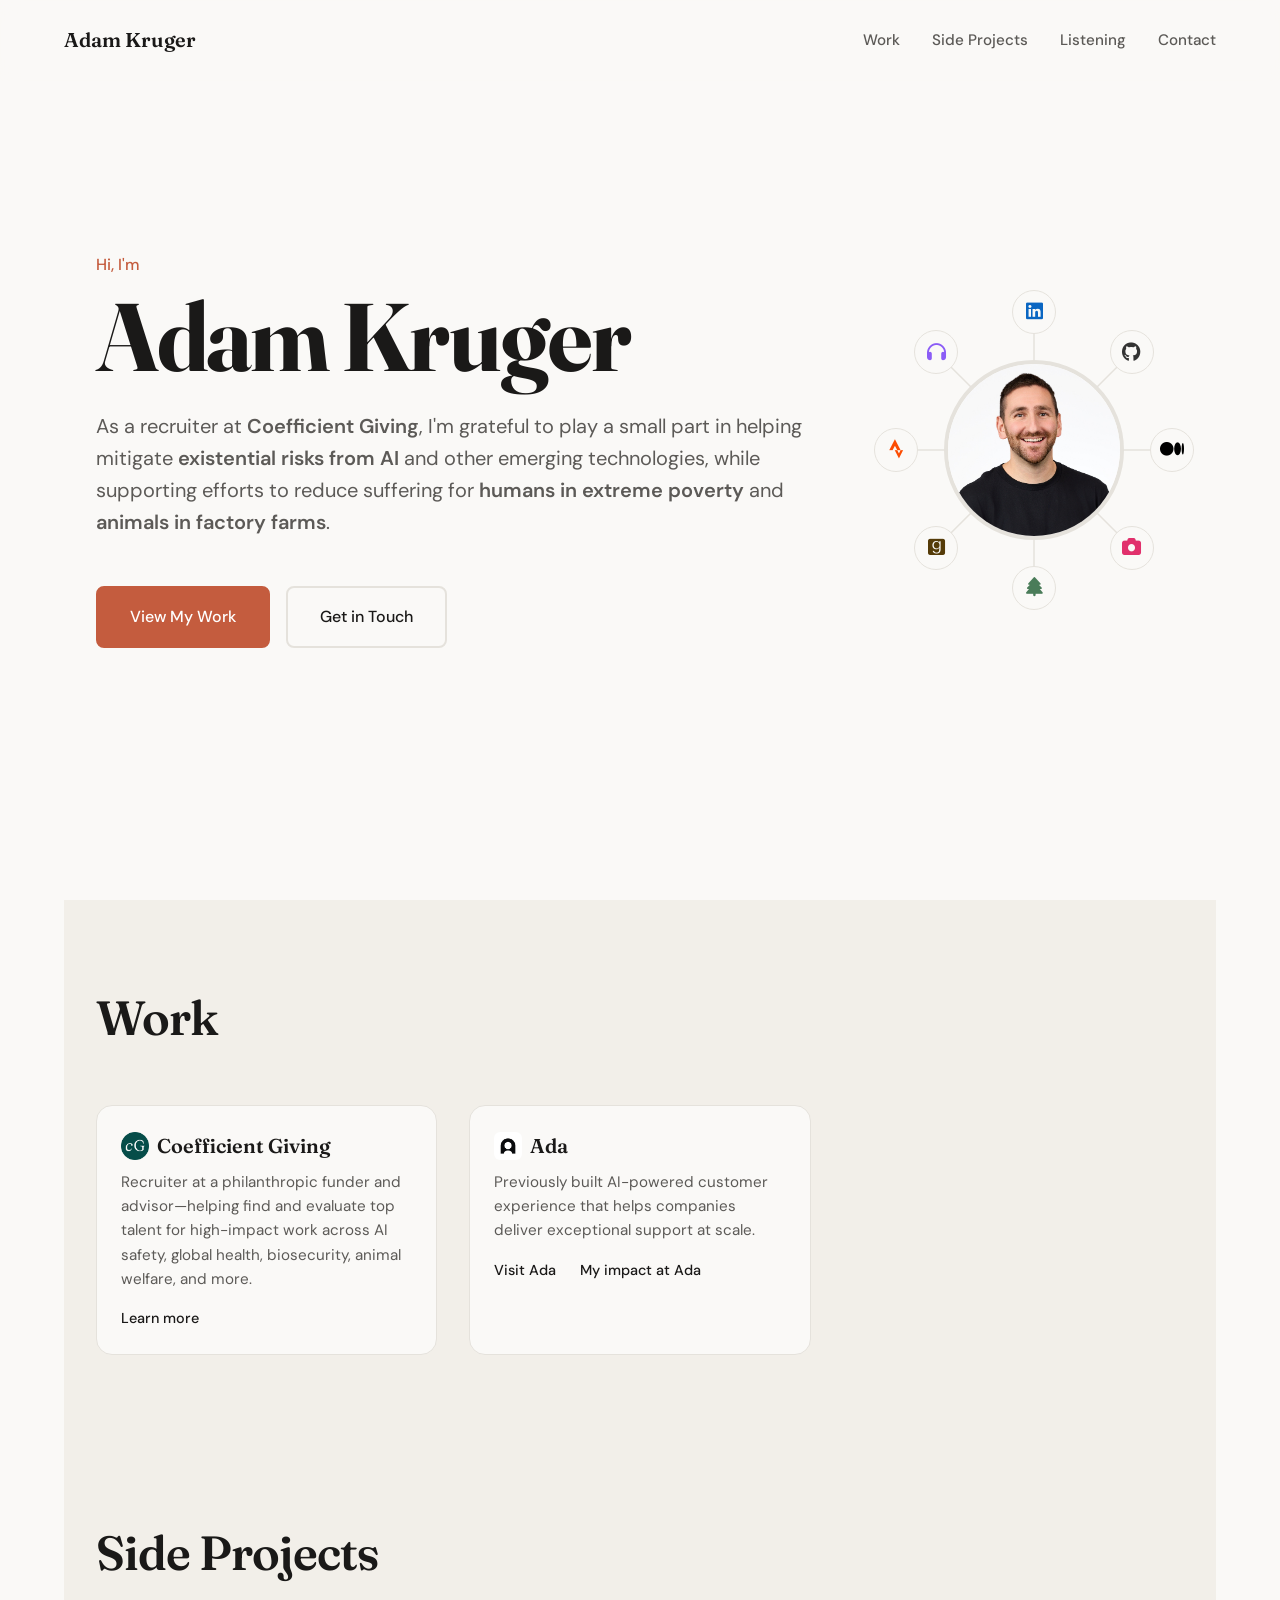
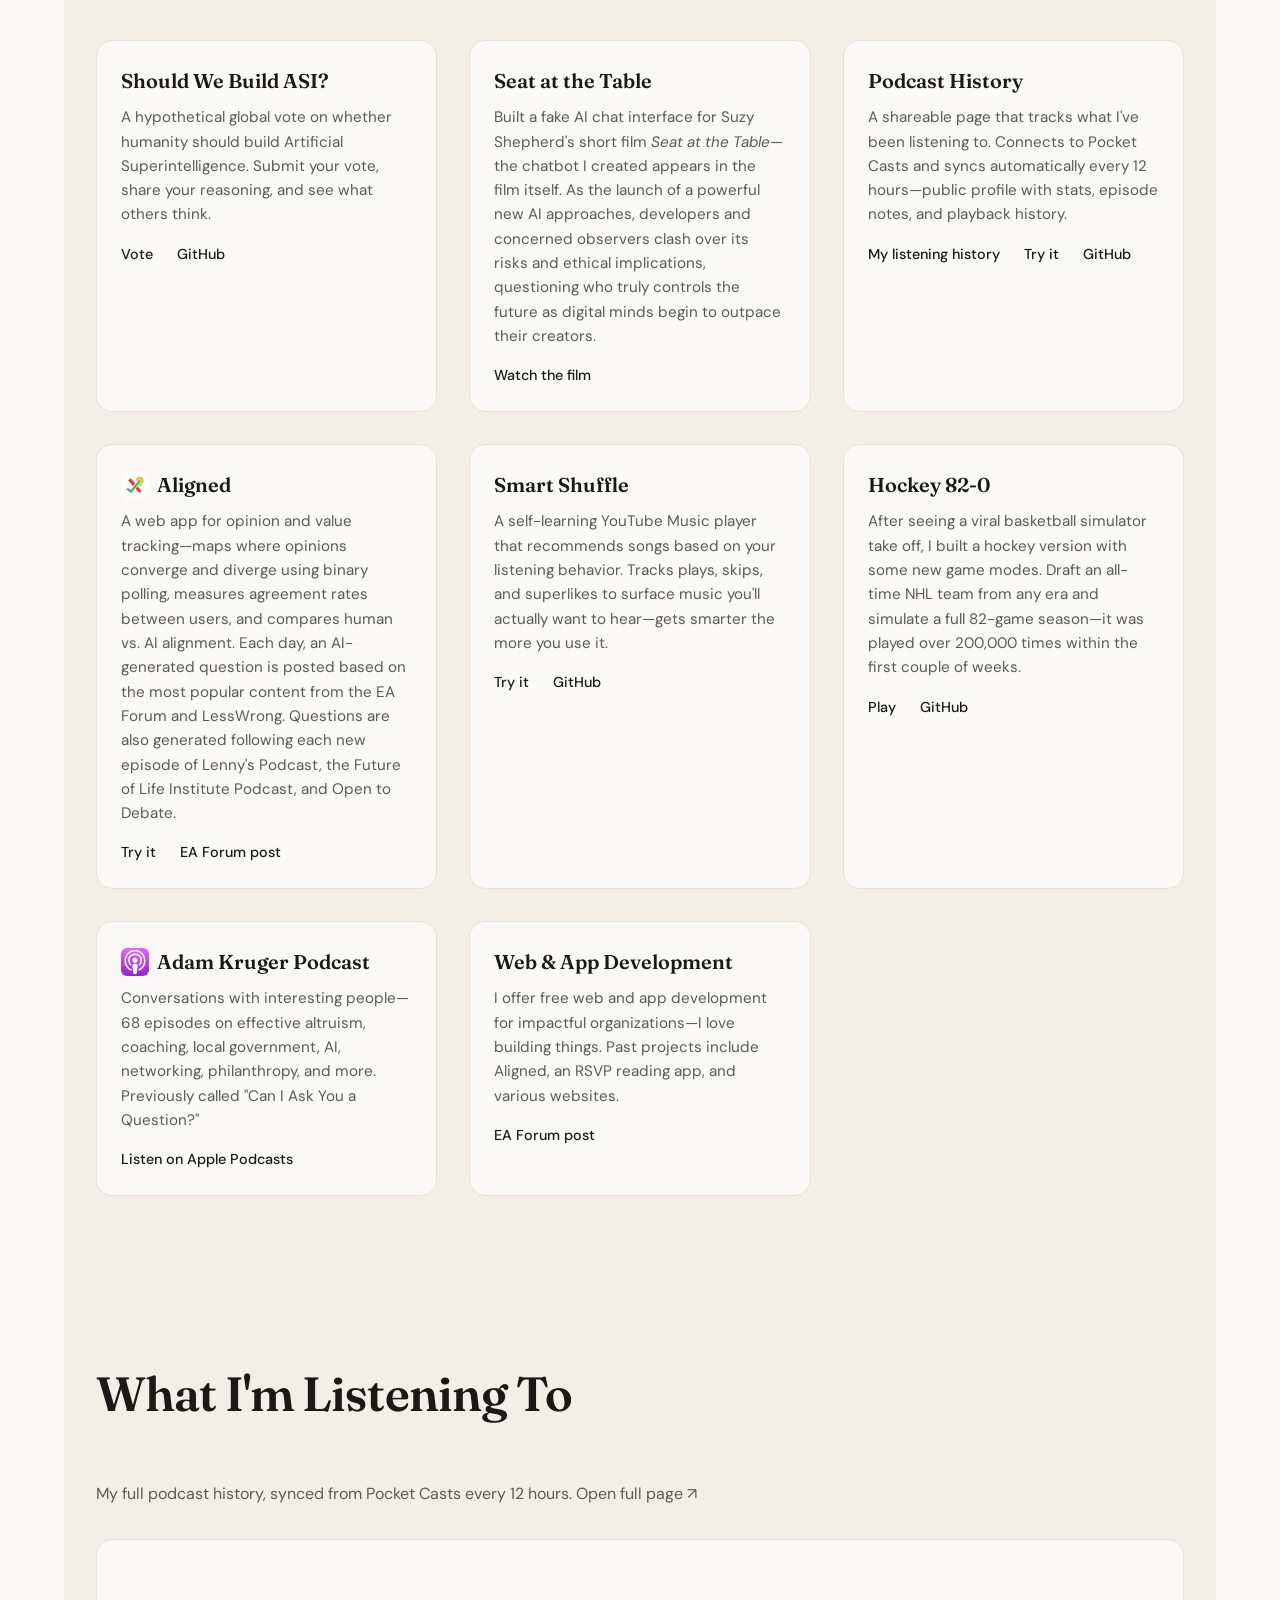
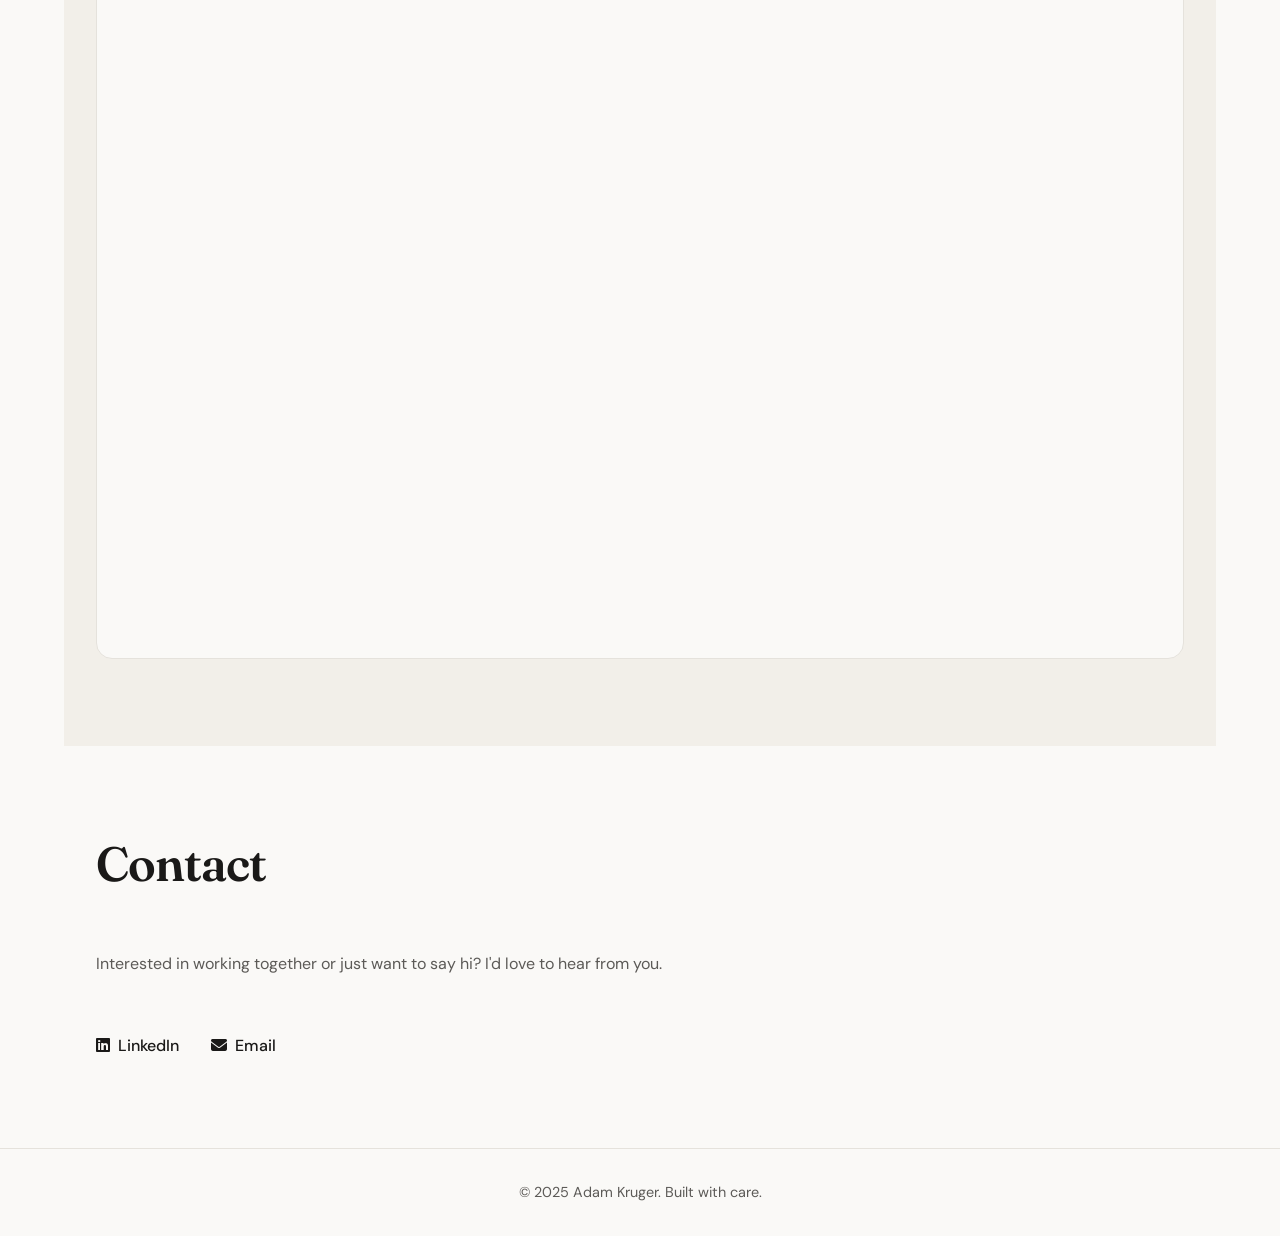
<file: index.html>
<!DOCTYPE html>
<html lang="en">
<head>
  <meta charset="UTF-8">
  <meta name="viewport" content="width=device-width, initial-scale=1.0">
  <title>Adam Kruger | Portfolio</title>
  <meta name="description" content="Adam Kruger — Recruiter at Coefficient Giving, focused on AI safety, global health, and high-impact work. Personal portfolio and side projects.">
  <link rel="canonical" href="https://adamkruger.vercel.app/">
  <meta property="og:title" content="Adam Kruger | Portfolio">
  <meta property="og:description" content="Adam Kruger — Recruiter at Coefficient Giving, focused on AI safety, global health, and high-impact work. Personal portfolio and side projects.">
  <meta property="og:url" content="https://adamkruger.vercel.app/">
  <meta property="og:type" content="website">
  <link rel="preconnect" href="https://fonts.googleapis.com">
  <link rel="preconnect" href="https://fonts.gstatic.com" crossorigin>
  <link href="https://fonts.googleapis.com/css2?family=DM+Sans:ital,opsz,wght@0,9..40,400;0,9..40,500;0,9..40,600;0,9..40,700;1,9..40,400&family=Fraunces:ital,opsz,wght@0,9..144,400;0,9..144,600;0,9..144,700;1,9..144,400&display=swap" rel="stylesheet">
  <link rel="stylesheet" href="https://cdnjs.cloudflare.com/ajax/libs/font-awesome/6.5.1/css/all.min.css" integrity="sha512-DTOQO9RWCH3ppGqcWaEA1BIZOC6xxalwEsw9c2QQeAIftl+Vegovlnee1c9QX4TctnWMn13TZye+giMm8e2LwA==" crossorigin="anonymous" referrerpolicy="no-referrer" />
  <link rel="stylesheet" href="styles.css">
</head>
<body>
  <header class="header">
    <nav class="nav">
      <a href="#" class="logo">Adam Kruger</a>
      <button class="nav-toggle" aria-label="Toggle menu">
        <span></span>
        <span></span>
        <span></span>
      </button>
      <ul class="nav-links">
        <li><a href="#projects">Work</a></li>
        <li><a href="#side-projects">Side Projects</a></li>
        <li><a href="#podcast-history">Listening</a></li>
        <li><a href="#contact">Contact</a></li>
      </ul>
    </nav>
  </header>

  <main>
    <section class="hero">
      <div class="hero-layout">
        <div class="hero-content">
      <p class="hero-tagline">Hi, I'm</p>
      <h1 class="hero-title">Adam Kruger</h1>
      <p class="hero-subtitle">
        As a recruiter at <a href="https://coefficientgiving.org/about-us/" target="_blank" rel="noopener">Coefficient Giving</a>, I'm grateful to play a small part in helping mitigate <a href="https://en.wikipedia.org/wiki/Existential_risk_from_artificial_intelligence" target="_blank" rel="noopener">existential risks from AI</a> and other emerging technologies, while supporting efforts to reduce suffering for <a href="https://ourworldindata.org/poverty" target="_blank" rel="noopener">humans in extreme poverty</a> and <a href="https://youtu.be/LQRAfJyEsko?si=CGICGadyTR3kEMxZ&t=47" target="_blank" rel="noopener">animals in factory farms</a>.
      </p>
      <div class="hero-cta">
        <a href="#projects" class="btn btn-primary">View My Work</a>
        <a href="#contact" class="btn btn-secondary">Get in Touch</a>
      </div>
        </div>
        <div class="hero-avatar">
          <div class="constellation">
            <svg class="constellation-lines" aria-hidden="true"></svg>
            <div class="constellation-center">
              <img src="images/profile.jpg" alt="Adam Kruger" onerror="this.onerror=null; this.src='https://github.com/kruger-adam.png';" />
            </div>
            <a href="https://www.linkedin.com/in/krugeradam" target="_blank" rel="noopener" class="constellation-node" data-index="0" title="LinkedIn"><i class="fa-brands fa-linkedin"></i></a>
            <a href="https://github.com/kruger-adam" target="_blank" rel="noopener" class="constellation-node" data-index="1" title="GitHub"><i class="fa-brands fa-github"></i></a>
            <a href="https://medium.com/@adamkruger" target="_blank" rel="noopener" class="constellation-node" data-index="2" title="Blog"><i class="fa-brands fa-medium"></i></a>
            <a href="https://photos.app.goo.gl/TfkZuzR22tXsoaxYA" target="_blank" rel="noopener" class="constellation-node" data-index="3" title="Photography"><i class="fa-solid fa-camera"></i></a>
            <a href="https://photos.app.goo.gl/yGhnJVUBrT7P74hX9" target="_blank" rel="noopener" class="constellation-node" data-index="4" title="Barkscapes"><i class="fa-solid fa-tree"></i></a>
            <a href="https://www.goodreads.com/user/show/62753252-adam-kruger" target="_blank" rel="noopener" class="constellation-node" data-index="5" title="Goodreads"><i class="fa-brands fa-goodreads"></i></a>
            <a href="https://www.strava.com/athletes/25916150" target="_blank" rel="noopener" class="constellation-node" data-index="6" title="Strava"><i class="fa-brands fa-strava"></i></a>
            <a href="https://podcast-history-app.vercel.app/u/adamkruger" target="_blank" rel="noopener" class="constellation-node" data-index="7" title="Podcast History"><i class="fa-solid fa-headphones"></i></a>
          </div>
        </div>
      </div>
    </section>

    <section id="projects" class="section projects">
      <h2 class="section-title">Work</h2>
      <div class="projects-grid">
        <article class="project-card">
          <div class="project-info">
            <div class="project-header">
              <img class="project-logo" src="images/logos/coefficientgiving.png" alt="Coefficient Giving" onerror="this.style.display='none'" />
              <h3>Coefficient Giving</h3>
            </div>
            <p>Recruiter at a philanthropic funder and advisor—helping find and evaluate top talent for high-impact work across AI safety, global health, biosecurity, animal welfare, and more.</p>
            <div class="project-links">
              <a href="https://coefficientgiving.org" target="_blank" rel="noopener">Learn more</a>
            </div>
          </div>
        </article>
        <article class="project-card">
          <div class="project-info">
            <div class="project-header">
              <img class="project-logo" src="images/logos/ada.jpeg" alt="Ada" onerror="this.style.display='none'" />
              <h3>Ada</h3>
            </div>
            <p>Previously built AI-powered customer experience that helps companies deliver exceptional support at scale.</p>
            <div class="project-links">
              <a href="https://ada.cx" target="_blank" rel="noopener">Visit Ada</a>
              <a href="https://adam-at-ada.netlify.app/" target="_blank" rel="noopener">My impact at Ada</a>
            </div>
          </div>
        </article>
      </div>
    </section>

    <section id="side-projects" class="section projects">
      <h2 class="section-title">Side Projects</h2>
      <div class="projects-grid">
        <article class="project-card">
          <div class="project-info">
            <div class="project-header">
              <h3>Should We Build ASI?</h3>
            </div>
            <p>A hypothetical global vote on whether humanity should build Artificial Superintelligence. Submit your vote, share your reasoning, and see what others think.</p>
            <div class="project-links">
              <a href="https://kruger-adam.github.io/should-we-build-asi/" target="_blank" rel="noopener">Vote</a>
              <a href="https://github.com/kruger-adam/should-we-build-asi" target="_blank" rel="noopener">GitHub</a>
            </div>
          </div>
        </article>
        <article class="project-card">
          <div class="project-info">
            <div class="project-header">
              <h3>Seat at the Table</h3>
            </div>
            <p>Built a fake AI chat interface for Suzy Shepherd's short film <em>Seat at the Table</em>—the chatbot I created appears in the film itself. As the launch of a powerful new AI approaches, developers and concerned observers clash over its risks and ethical implications, questioning who truly controls the future as digital minds begin to outpace their creators.</p>
            <div class="project-links">
              <a href="https://www.youtube.com/watch?v=qHpnWiBHHaU" target="_blank" rel="noopener">Watch the film</a>
            </div>
          </div>
        </article>
        <article class="project-card">
          <div class="project-info">
            <div class="project-header">
              <h3>Podcast History</h3>
            </div>
            <p>A shareable page that tracks what I've been listening to. Connects to Pocket Casts and syncs automatically every 12 hours—public profile with stats, episode notes, and playback history.</p>
            <div class="project-links">
              <a href="https://podcast-history-app.vercel.app/u/adamkruger" target="_blank" rel="noopener">My listening history</a>
              <a href="https://podcast-history-app.vercel.app" target="_blank" rel="noopener">Try it</a>
              <a href="https://github.com/kruger-adam/podcast-history-app" target="_blank" rel="noopener">GitHub</a>
            </div>
          </div>
        </article>
        <article class="project-card">
          <div class="project-info">
            <div class="project-header">
              <img class="project-logo" src="images/logos/aligned.png" alt="Aligned" onerror="this.style.display='none'" />
              <h3>Aligned</h3>
            </div>
            <p>A web app for opinion and value tracking—maps where opinions converge and diverge using binary polling, measures agreement rates between users, and compares human vs. AI alignment. Each day, an AI-generated question is posted based on the most popular content from the EA Forum and LessWrong. Questions are also generated following each new episode of Lenny's Podcast, the Future of Life Institute Podcast, and Open to Debate.</p>
            <div class="project-links">
              <a href="https://thealignedapp.com" target="_blank" rel="noopener">Try it</a>
              <a href="https://forum.effectivealtruism.org/posts/Rb4HmkapRtDtFWNyj/seeking-feedback-a-tool-for-opinion-value-tracking-and" target="_blank" rel="noopener">EA Forum post</a>
            </div>
          </div>
        </article>
        <article class="project-card">
          <div class="project-info">
            <div class="project-header">
              <h3>Smart Shuffle</h3>
            </div>
            <p>A self-learning YouTube Music player that recommends songs based on your listening behavior. Tracks plays, skips, and superlikes to surface music you'll actually want to hear—gets smarter the more you use it.</p>
            <div class="project-links">
              <a href="https://smart-shuffle.vercel.app" target="_blank" rel="noopener">Try it</a>
              <a href="https://github.com/kruger-adam/music-recommender" target="_blank" rel="noopener">GitHub</a>
            </div>
          </div>
        </article>
        <article class="project-card">
          <div class="project-info">
            <div class="project-header">
              <h3>Hockey 82-0</h3>
            </div>
            <p>After seeing a viral basketball simulator take off, I built a hockey version with some new game modes. Draft an all-time NHL team from any era and simulate a full 82-game season—it was played over 200,000 times within the first couple of weeks.</p>
            <div class="project-links">
              <a href="https://82and0hockey.com" target="_blank" rel="noopener">Play</a>
              <a href="https://github.com/kruger-adam/hockey-82-0" target="_blank" rel="noopener">GitHub</a>
            </div>
          </div>
        </article>
        <article class="project-card">
          <div class="project-info">
            <div class="project-header">
              <img class="project-logo" src="images/logos/podcast.png" alt="Adam Kruger Podcast" onerror="this.style.display='none'" />
              <h3>Adam Kruger Podcast</h3>
            </div>
            <p>Conversations with interesting people—68 episodes on effective altruism, coaching, local government, AI, networking, philanthropy, and more. Previously called "Can I Ask You a Question?"</p>
            <div class="project-links">
              <a href="https://podcasts.apple.com/us/podcast/adam-kruger-podcast/id1472368113" target="_blank" rel="noopener">Listen on Apple Podcasts</a>
            </div>
          </div>
        </article>
        <article class="project-card">
          <div class="project-info">
            <div class="project-header">
              <h3>Web &amp; App Development</h3>
            </div>
            <p>I offer free web and app development for impactful organizations—I love building things. Past projects include Aligned, an RSVP reading app, and various websites.</p>
            <div class="project-links">
              <a href="https://forum.effectivealtruism.org/posts/HuteREmRrk8JBm3N8/are-there-any-orgs-interested-in-free-web-app-development" target="_blank" rel="noopener">EA Forum post</a>
            </div>
          </div>
        </article>
      </div>
    </section>

    <section id="podcast-history" class="section podcast-history">
      <h2 class="section-title">What I'm Listening To</h2>
      <p class="podcast-history-intro">My full podcast history, synced from Pocket Casts every 12 hours. <a href="https://podcast-history-app.vercel.app/u/adamkruger" target="_blank" rel="noopener">Open full page ↗</a></p>
      <iframe
        src="https://podcast-history-app.vercel.app/u/adamkruger"
        class="podcast-history-frame"
        title="Adam Kruger's Podcast History"
        loading="lazy"
      ></iframe>
    </section>

    <section id="contact" class="section contact">
      <h2 class="section-title">Contact</h2>
      <p class="contact-intro">
        Interested in working together or just want to say hi? I'd love to hear from you.
      </p>
      <div class="contact-links contact-links-desktop">
        <a href="https://www.linkedin.com/in/krugeradam" target="_blank" rel="noopener" class="contact-link"><i class="fa-brands fa-linkedin"></i> LinkedIn</a>
        <a href="mailto:adamkruger94@gmail.com" class="contact-link"><i class="fa-solid fa-envelope"></i> Email</a>
      </div>
      <div class="contact-links contact-links-mobile">
        <a href="https://www.linkedin.com/in/krugeradam" target="_blank" rel="noopener" class="contact-link"><i class="fa-brands fa-linkedin"></i> LinkedIn</a>
        <a href="mailto:adamkruger94@gmail.com" class="contact-link"><i class="fa-solid fa-envelope"></i> Email</a>
        <a href="https://github.com/kruger-adam" target="_blank" rel="noopener" class="contact-link"><i class="fa-brands fa-github"></i> GitHub</a>
        <a href="https://medium.com/@adamkruger" target="_blank" rel="noopener" class="contact-link"><i class="fa-brands fa-medium"></i> Blog</a>
        <a href="https://photos.app.goo.gl/TfkZuzR22tXsoaxYA" target="_blank" rel="noopener" class="contact-link"><i class="fa-solid fa-camera"></i> Photography</a>
        <a href="https://photos.app.goo.gl/yGhnJVUBrT7P74hX9" target="_blank" rel="noopener" class="contact-link"><i class="fa-solid fa-tree"></i> Barkscapes</a>
        <a href="https://www.goodreads.com/user/show/62753252-adam-kruger" target="_blank" rel="noopener" class="contact-link"><i class="fa-brands fa-goodreads"></i> Goodreads</a>
        <a href="https://www.strava.com/athletes/25916150" target="_blank" rel="noopener" class="contact-link"><i class="fa-brands fa-strava"></i> Strava</a>
      </div>
    </section>
  </main>

  <footer class="footer">
    <p>© 2025 Adam Kruger. Built with care.</p>
  </footer>

  <script src="script.js"></script>
</body>
</html>
</file>
<file: styles.css>
/* ===== Variables ===== */
:root {
  --color-bg: #faf9f7;
  --color-bg-alt: #f2efe9;
  --color-text: #1a1918;
  --color-text-muted: #5c5a57;
  --color-accent: #c45c3e;
  --color-accent-hover: #a84d33;
  --color-border: #e5e2dc;
  --font-heading: 'Fraunces', Georgia, serif;
  --font-body: 'DM Sans', system-ui, sans-serif;
  --space-xs: 0.25rem;
  --space-sm: 0.5rem;
  --space-md: 1rem;
  --space-lg: 1.5rem;
  --space-xl: 2rem;
  --space-2xl: 3rem;
  --space-3xl: 5rem;
  --radius: 0.5rem;
  --radius-lg: 1rem;
  --transition: 0.2s ease;
}

/* ===== Reset & Base ===== */
*, *::before, *::after {
  box-sizing: border-box;
  margin: 0;
  padding: 0;
}

html {
  scroll-behavior: smooth;
}

body {
  font-family: var(--font-body);
  font-size: 1rem;
  line-height: 1.6;
  color: var(--color-text);
  background-color: var(--color-bg);
  -webkit-font-smoothing: antialiased;
}

a {
  color: inherit;
  text-decoration: none;
  transition: color var(--transition);
}

a:hover {
  color: var(--color-accent);
}

img {
  max-width: 100%;
  height: auto;
  display: block;
}

/* ===== Header & Nav ===== */
.header {
  position: fixed;
  top: 0;
  left: 0;
  right: 0;
  z-index: 100;
  padding: var(--space-lg) var(--space-xl);
  background: rgba(250, 249, 247, 0.9);
  backdrop-filter: blur(10px);
  border-bottom: 1px solid transparent;
  transition: border-color var(--transition), box-shadow var(--transition);
}

.header.scrolled {
  border-color: var(--color-border);
  box-shadow: 0 1px 3px rgba(0, 0, 0, 0.05);
}

.nav {
  max-width: 72rem;
  margin: 0 auto;
  display: flex;
  align-items: center;
  justify-content: space-between;
}

.logo {
  font-family: var(--font-heading);
  font-weight: 600;
  font-size: 1.25rem;
}

.nav-links {
  display: flex;
  gap: var(--space-xl);
  list-style: none;
}

.nav-links a {
  font-size: 0.95rem;
  font-weight: 500;
  color: var(--color-text-muted);
}

.nav-links a:hover {
  color: var(--color-text);
}

.nav-toggle {
  display: none;
  flex-direction: column;
  gap: 6px;
  background: none;
  border: none;
  cursor: pointer;
  padding: var(--space-sm);
}

.nav-toggle span {
  width: 24px;
  height: 2px;
  background: var(--color-text);
  transition: var(--transition);
}

/* ===== Hero ===== */
.hero {
  min-height: 100vh;
  display: flex;
  flex-direction: column;
  justify-content: center;
  padding: var(--space-3xl) var(--space-xl);
  max-width: 72rem;
  margin: 0 auto;
}

.hero-layout {
  display: flex;
  align-items: center;
  gap: var(--space-3xl);
  flex-wrap: wrap;
}

.hero-content {
  flex: 1;
  min-width: 280px;
}

.hero-avatar {
  flex-shrink: 0;
}

.hero-tagline {
  font-size: 1rem;
  color: var(--color-accent);
  font-weight: 500;
  margin-bottom: var(--space-sm);
  opacity: 0;
  animation: fadeUp 0.6s ease forwards;
}

.hero-title {
  font-family: var(--font-heading);
  font-size: clamp(3rem, 10vw, 6rem);
  font-weight: 700;
  line-height: 1.05;
  letter-spacing: -0.02em;
  margin-bottom: var(--space-lg);
  opacity: 0;
  animation: fadeUp 0.6s ease 0.1s forwards;
}

.hero-subtitle {
  font-size: clamp(1rem, 2vw, 1.25rem);
  color: var(--color-text-muted);
  margin-bottom: var(--space-2xl);
  opacity: 0;
  animation: fadeUp 0.6s ease 0.2s forwards;
}

.hero-subtitle .highlight {
  color: var(--color-text);
  font-style: italic;
}

.hero-subtitle a {
  font-weight: 600;
}

.hero-cta {
  display: flex;
  gap: var(--space-md);
  flex-wrap: wrap;
  opacity: 0;
  animation: fadeUp 0.6s ease 0.3s forwards;
}

/* ===== Buttons ===== */
.btn {
  display: inline-block;
  padding: var(--space-md) var(--space-xl);
  font-family: var(--font-body);
  font-size: 1rem;
  font-weight: 500;
  border-radius: var(--radius);
  transition: all var(--transition);
}

.btn-primary {
  background: var(--color-accent);
  color: white;
  border: 2px solid var(--color-accent);
}

.btn-primary:hover {
  background: var(--color-accent-hover);
  border-color: var(--color-accent-hover);
  color: white;
}

.btn-secondary {
  background: transparent;
  color: var(--color-text);
  border: 2px solid var(--color-border);
}

.btn-secondary:hover {
  border-color: var(--color-text-muted);
  color: var(--color-text);
}

/* ===== Sections ===== */
.section {
  padding: var(--space-3xl) var(--space-xl);
  max-width: 72rem;
  margin: 0 auto;
}

.section-title {
  font-family: var(--font-heading);
  font-size: clamp(2rem, 4vw, 3rem);
  font-weight: 600;
  margin-bottom: var(--space-2xl);
  letter-spacing: -0.02em;
}

/* ===== Projects ===== */
.projects {
  background: var(--color-bg-alt);
}

.projects-grid {
  display: grid;
  grid-template-columns: repeat(auto-fill, minmax(320px, 1fr));
  gap: var(--space-xl);
}

.project-card {
  background: var(--color-bg);
  border-radius: var(--radius-lg);
  overflow: hidden;
  border: 1px solid var(--color-border);
  transition: transform var(--transition), box-shadow var(--transition);
}

.project-card:hover {
  transform: translateY(-4px);
  box-shadow: 0 12px 40px rgba(0, 0, 0, 0.08);
}

.project-card--featured {
  border-color: var(--color-accent);
  border-width: 2px;
}

.project-header {
  display: flex;
  align-items: center;
  gap: var(--space-sm);
  margin-bottom: var(--space-sm);
}

.project-logo {
  width: 28px;
  height: 28px;
  object-fit: contain;
  border-radius: 6px;
  flex-shrink: 0;
}

.project-info {
  padding: var(--space-lg);
}

.project-info h3 {
  font-family: var(--font-heading);
  font-size: 1.25rem;
  font-weight: 600;
}

.project-info p {
  color: var(--color-text-muted);
  font-size: 0.95rem;
  margin-bottom: var(--space-md);
}

.project-links {
  display: flex;
  gap: var(--space-lg);
}

.project-links a {
  font-size: 0.9rem;
  font-weight: 500;
}

/* ===== Podcast History ===== */
.podcast-history {
  background: var(--color-bg-alt);
}

.podcast-history-intro {
  color: var(--color-text-muted);
  margin-bottom: var(--space-xl);
}

.podcast-history-frame {
  width: 100%;
  height: 720px;
  border: 1px solid var(--color-border);
  border-radius: var(--radius-lg);
  background: var(--color-bg);
}

@media (max-width: 768px) {
  .podcast-history-frame {
    height: 600px;
  }
}

/* ===== Contact ===== */
.contact-intro {
  max-width: 36rem;
  color: var(--color-text-muted);
  margin-bottom: var(--space-2xl);
}

.constellation {
  position: relative;
  width: 300px;
  height: 300px;
  aspect-ratio: 1;
}

.constellation-lines {
  position: absolute;
  inset: 0;
  width: 100%;
  height: 100%;
  pointer-events: none;
}

.constellation-lines line {
  stroke: var(--color-border);
  stroke-width: 1.5;
  transition: stroke 0.3s ease, stroke-width 0.3s ease;
}

.constellation-center {
  position: absolute;
  top: 50%;
  left: 50%;
  transform: translate(-50%, -50%);
  z-index: 2;
}

.constellation-center img {
  width: 180px;
  min-width: 180px;
  height: 180px;
  aspect-ratio: 1;
  border-radius: 50%;
  object-fit: cover;
  border: 4px solid var(--color-border);
  transition: border-color 0.3s ease;
}

.constellation-node {
  position: absolute;
  width: 44px;
  height: 44px;
  display: flex;
  align-items: center;
  justify-content: center;
  background: var(--color-bg);
  border: 1.5px solid var(--color-border);
  border-radius: 50%;
  font-size: 1.2rem;
  transform: translate(-50%, -50%);
  transition: all 0.3s ease;
  z-index: 2;
}

/* Brand colors */
.constellation-node[data-index="0"] { color: #0A66C2; } /* LinkedIn */
.constellation-node[data-index="1"] { color: #333; }    /* GitHub */
.constellation-node[data-index="2"] { color: #000; }    /* Medium */
.constellation-node[data-index="3"] { color: #E1306C; } /* Photography/Instagram pink */
.constellation-node[data-index="4"] { color: #4a7c59; } /* Barkscapes/tree green */
.constellation-node[data-index="5"] { color: #553B08; } /* Goodreads */
.constellation-node[data-index="6"] { color: #FC4C02; } /* Strava */
.constellation-node[data-index="7"] { color: #8B5CF6; } /* Podcast History */

.constellation-node:hover {
  border-color: currentColor;
  background: var(--color-bg-alt);
  transform: translate(-50%, -50%) scale(1.2);
  box-shadow: 0 4px 16px rgba(0, 0, 0, 0.1);
}

.contact-links {
  display: flex;
  flex-wrap: wrap;
  gap: var(--space-xl);
}

.contact-links-mobile {
  display: none;
}

.contact-link {
  font-weight: 500;
  padding: var(--space-sm) 0;
  border-bottom: 2px solid transparent;
  transition: border-color var(--transition);
}

.contact-link:hover {
  border-bottom-color: var(--color-accent);
}

.contact-link i {
  margin-right: var(--space-xs);
}

/* ===== Footer ===== */
.footer {
  padding: var(--space-xl);
  text-align: center;
  color: var(--color-text-muted);
  font-size: 0.9rem;
  border-top: 1px solid var(--color-border);
}

/* ===== Animations ===== */
@keyframes fadeUp {
  from {
    opacity: 0;
    transform: translateY(20px);
  }
  to {
    opacity: 1;
    transform: translateY(0);
  }
}

/* ===== Mobile ===== */
@media (max-width: 768px) {
  .nav-toggle {
    display: flex;
  }

  .nav-links {
    position: fixed;
    top: 0;
    right: 0;
    height: 100vh;
    width: 80%;
    max-width: 300px;
    background: var(--color-bg);
    flex-direction: column;
    justify-content: center;
    gap: var(--space-xl);
    padding: var(--space-2xl);
    transform: translateX(100%);
    transition: transform var(--transition);
    border-left: 1px solid var(--color-border);
  }

  .nav-links.open {
    transform: translateX(0);
  }

  .nav-toggle.open span:nth-child(1) {
    transform: rotate(45deg) translate(6px, 6px);
  }

  .nav-toggle.open span:nth-child(2) {
    opacity: 0;
  }

  .nav-toggle.open span:nth-child(3) {
    transform: rotate(-45deg) translate(6px, -6px);
  }

  .hero {
    padding-top: calc(var(--space-3xl) + 4rem);
  }

  .hero-layout {
    display: flex;
    flex-direction: row;
    align-items: flex-start;
    gap: var(--space-lg);
  }

  .hero-avatar {
    order: -1;
    flex-shrink: 0;
    padding-top: var(--space-sm);
  }

  .hero-content {
    min-width: 0;
  }

  .projects-grid {
    grid-template-columns: 1fr;
  }

  .constellation {
    width: auto;
    height: auto;
    margin: 0 auto;
  }

  .constellation-center {
    position: static;
    transform: none;
  }

  .constellation-center img {
    width: 80px;
    min-width: 80px;
    height: 80px;
  }

  .constellation-node,
  .constellation-lines {
    display: none;
  }

  .contact-links-desktop {
    display: none;
  }

  .contact-links-mobile {
    display: flex;
  }
}
</file>
